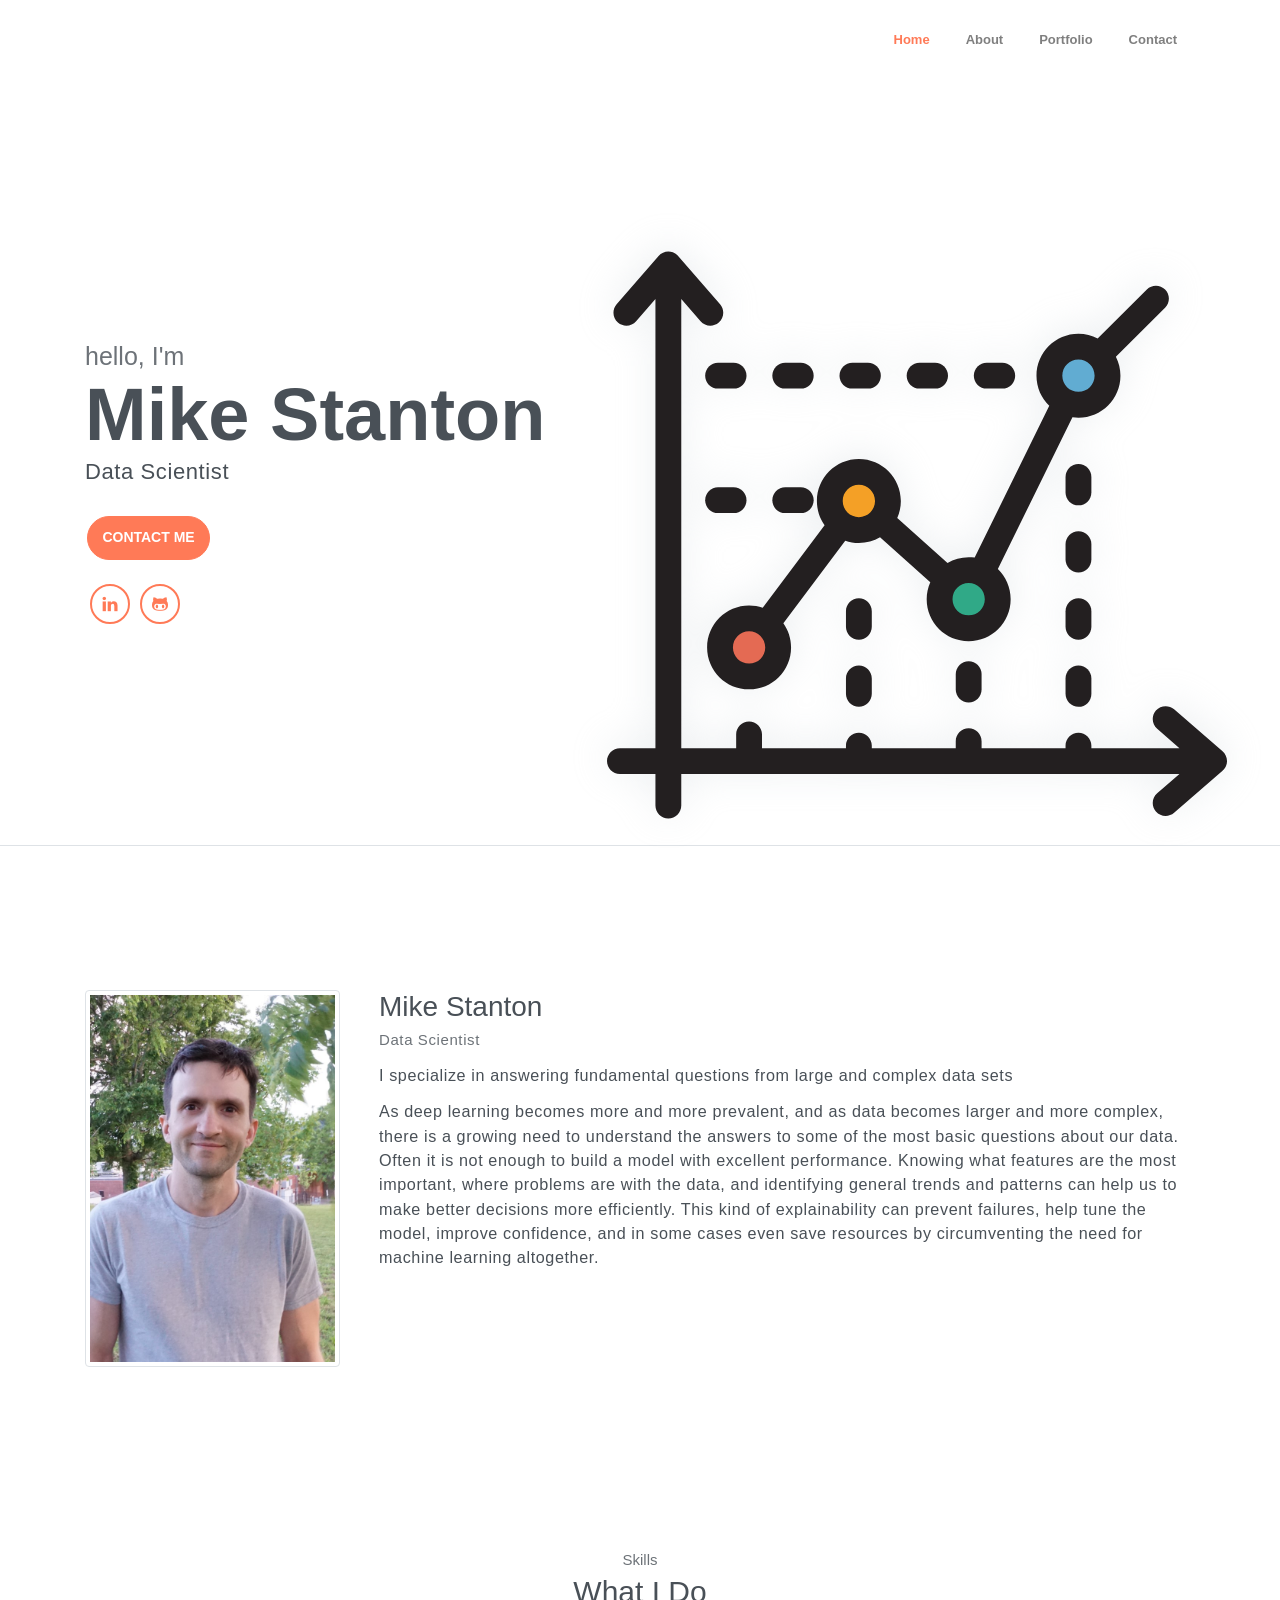
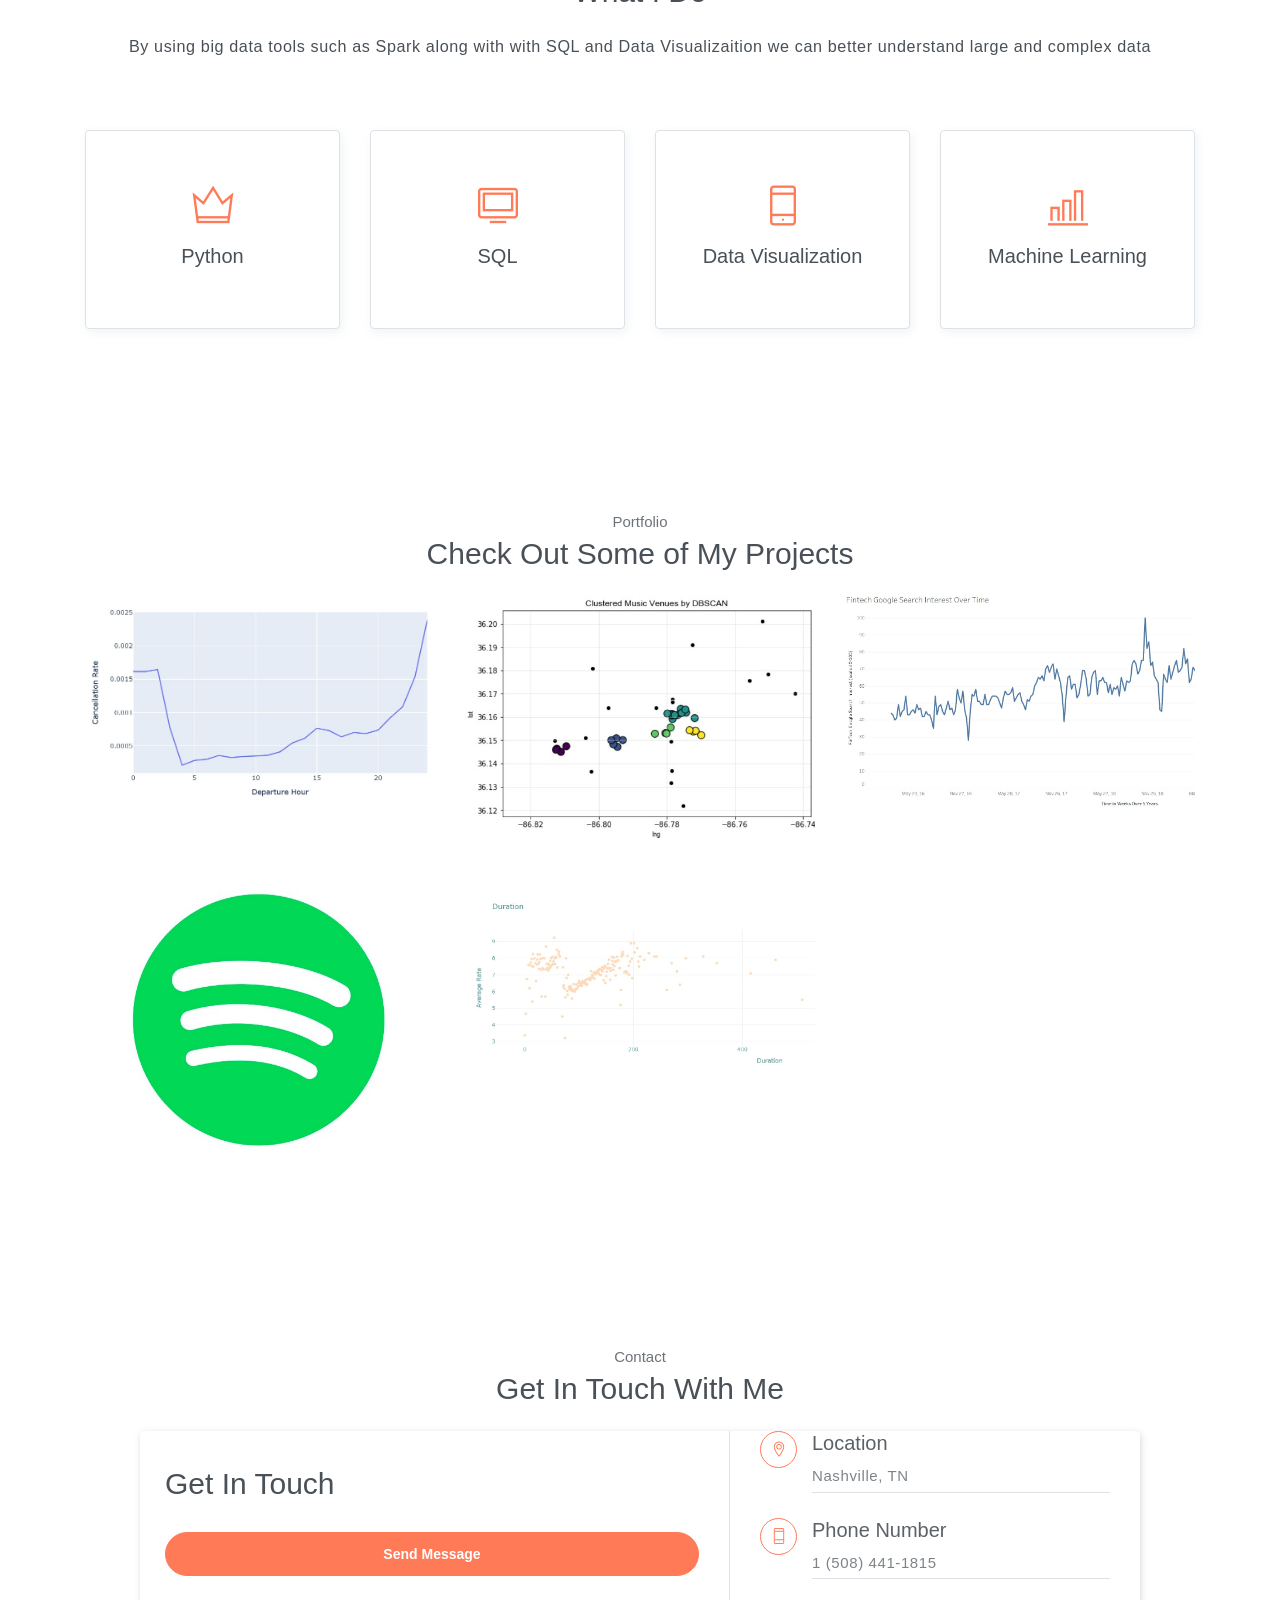
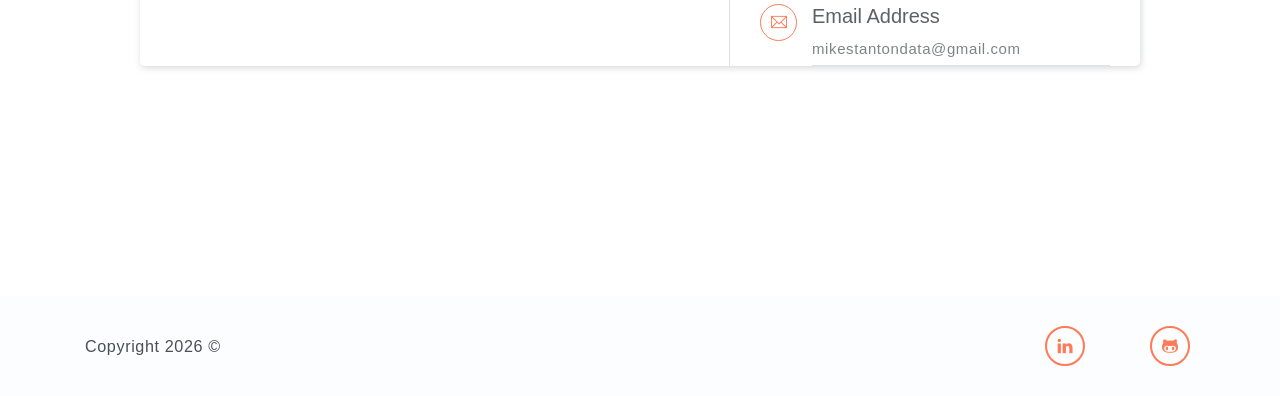
<file: public_html/index.html>
<!DOCTYPE html>
<html lang="en">
<head>
	<meta charset="utf-8">
    <meta name="viewport" content="width=device-width, initial-scale=1, shrink-to-fit=no">
    <meta name="description" content="Start your development with Steller landing page.">
    <meta name="author" content="Devcrud">
    <title>Steller Landing page | Free Bootstrap 4.1 landing page</title>
    <!-- font icons -->
    <link rel="stylesheet" href="assets/vendors/themify-icons/css/themify-icons.css">
    <!-- Bootstrap + Steller main styles -->
	<link rel="stylesheet" href="assets/css/steller.css">
</head>
<body data-spy="scroll" data-target=".navbar" data-offset="40" id="home">

    <!-- Page navigation -->
    <nav class="navbar navbar-expand-lg navbar-light fixed-top" data-spy="affix" data-offset-top="0">
        <div class="container">

            <button class="navbar-toggler" type="button" data-toggle="collapse" data-target="#navbarSupportedContent" aria-controls="navbarSupportedContent" aria-expanded="false" aria-label="Toggle navigation">
                <span class="navbar-toggler-icon"></span>
            </button>

            <div class="collapse navbar-collapse" id="navbarSupportedContent">
                <ul class="navbar-nav ml-auto align-items-center">
                    <li class="nav-item">
                        <a class="nav-link" href="#home">Home</a>
                    </li>
                    <li class="nav-item">
                        <a class="nav-link" href="#about">About</a>
                    </li>                
                    <li class="nav-item">
                        <a class="nav-link" href="#portfolio">Portfolio</a>
                    </li>

                    <li class="nav-item">
                        <a class="nav-link" href="#contact">Contact</a>
                    </li>
                </ul>
            </div>
        </div>          
    </nav>
    <!-- End of page navibation -->

    <!-- Page Header -->
    <header class="header" id="home">
        <div class="container">
            <div class="infos">
                <h6 class="subtitle">hello, I'm</h6>
                <h6 class="title">Mike Stanton</h6>
                <p>Data Scientist</p>

                <div class="buttons pt-3">
                    <button onclick="scrollToSection()" class="btn btn-primary rounded">CONTACT ME</button>



                </div>      

                <div class="socials mt-4">
                    <a class="social-item" href="https://www.linkedin.com/in/michael-stanton-7a1638a3/"><i class="ti-linkedin"></i></a>
                    <a class="social-item" href="https://github.com/mikestantonmusic"><i class="ti-github"></i></a>
                </div>
            </div>              
            <div class="img-holder">
                <img src="assets/imgs/line-chart.svg" alt="">
            </div>      
        </div>  

    </header>
    <!-- End of Page Header -->
    
    <!-- About section -->
    <section id="about" class="section mt-3">
        <div class="container mt-5">
            <div class="row text-center text-md-left">
                <div class="col-md-3">
                    <img src="assets/imgs/avatar.jpg" alt="" class="img-thumbnail mb-4">
                </div>
                <div class="pl-md-4 col-md-9">
                    <h6 class="title">Mike Stanton</h6>
                    <p class="subtitle">Data Scientist</p>
                    <p>I specialize in answering fundamental questions from large and complex data sets</p>
                    <p>As deep learning becomes more and more prevalent, and as data becomes larger and more complex, there is a growing need to understand the answers to some of the most basic questions about our data. Often it is not enough to build a model with excellent performance. Knowing what features are the most important, where problems are with the data, and identifying general trends and patterns can help us to make better decisions more efficiently. This kind of explainability can prevent failures, help tune the model, improve confidence, and in some cases even save resources by circumventing the need for machine learning altogether.</p>                  
                </div>
            </div>
        </div>
    </section>

    <!-- Skills section -->
    <section id="skills" class="section">
        <div class="container text-center">
            <h6 class="subtitle">Skills</h6>
            <h6 class="section-title mb-4">What I Do</h6>
            <p class="mb-5 pb-4">By using big data tools such as Spark along with with SQL and Data Visualizaition we can better understand large and complex data 

            <div class="row">
                <div class="col-sm-6 col-md-3 mb-4">
                    <div class="custom-card card border">
                        <div class="card-body">
                            <i class="icon ti-crown"></i>
                            <h5>Python</h5>
                        </div>
                    </div>
                </div>
                <div class="col-sm-6 col-md-3 mb-4">
                    <div class="custom-card card border">
                        <div class="card-body">
                            <i class="icon ti-desktop"></i>
                            <h5>SQL</h5>
                        </div>
                    </div>
                </div>
                <div class="col-sm-6 col-md-3 mb-4">
                    <div class="custom-card card border">
                        <div class="card-body">
                            <i class="icon ti-mobile"></i>
                            <h5>Data Visualization</h5>
                        </div>
                    </div>
                </div>
                <div class="col-sm-6 col-md-3 mb-4">
                    <div class="custom-card card border">
                        <div class="card-body">
                            <i class="icon ti-bar-chart"></i>
                            <h5>Machine Learning</h5>
                        </div>
                    </div>
                </div>
            </div>
        </div>
    </section>
    <!-- End of Sectoin -->

        <!-- Portfolio section -->
    <section id="portfolio" class="section">
        <div class="container text-center">
            <h6 class="subtitle">Portfolio</h6>
            <h6 class="section-title mb-4">Check Out Some of My Projects</h6>
            
            <div class="row">
                <div class="col-sm-4">
                    <div class="img-wrapper">
                        <img src="assets/imgs/folio-1.jpg" alt="">
                        <div class="overlay">
                            <div class="overlay-infos">
                                <h5>Big Data</h5>
                                <a href="http://mikestantonguitar.com/Airline_Data_Analysis/" target="_blank"><i class="ti-link"></i></a>
                            </div>  
                        </div>
                    </div>
                </div>

                <div class="col-sm-4">
                    <div class="img-wrapper">
                        <img src="assets/imgs/folio-2.jpg" alt="">
                        <div class="overlay">
                            <div class="overlay-infos">
                                <h5>Clustering</h5>
                                <a href="https://github.com/mikestantonmusic/Coursera_Capstone/blob/main/Final_Proj.ipynb"target="_blank"><i class="ti-link"></i></a>
                            </div>                              
                        </div>
                    </div>                  
                </div>

                <div class="col-sm-4">
                    <div class="img-wrapper">
                        <img src="assets/imgs/folio-3.jpg" alt="">
                        <div class="overlay">
                            <div class="overlay-infos">
                                <h5>Data Visualization</h5>
                                <a href="https://public.tableau.com/profile/michael.stanton#!/vizhome/Book5_16145835090160/Sheet4" target="_blank"><i class="ti-link"></i></a>
                            </div>  
                        </div>
                    </div>
                </div>

                <div class="col-sm-4">    
                    <div class="img-wrapper">
                        <img src="assets/imgs/folio-4.jpg" alt="">
                        <div class="overlay">
                            <div class="overlay-infos">
                                <h5>API</h5>
                                <a href="https://github.com/mikestantonmusic/Python-Code-Examples/blob/304376d8e504bf046e0594c7e90adb27a972096b/SpotifyAPI.ipynb" target="_blank"><i class="ti-link"></i></a>
                            </div>                              
                        </div>
                    </div>                  
                </div>

                <div class="col-sm-4">    
                    <div class="img-wrapper">
                        <img src="assets/imgs/folio-5.jpg" alt="">
                        <div class="overlay">
                            <div class="overlay-infos">
                                <h5>Dashboard</h5>
                                <a href="http://mikestantondata.pythonanywhere.com/" target="_blank"><i class="ti-link"></i></a>
                            </div>                              
                        </div>
                    </div>                  
                </div>


        </div>
    </section>
    <!-- End of portfolio section -->

    <!-- Contact Section -->
    <h2 id="contact"></h2>
    <script>
    function scrollToSection() {
    const sectionElement = document.getElementById('contact');
    sectionElement.scrollIntoView({ behavior: 'smooth' });
    }
    </script>
    <section id="contact" class="position-relative section">
        <div class="container text-center">
            <h6 class="subtitle">Contact</h6>
            <h6 class="section-title mb-4">Get In Touch With Me</h6>
            <div class="contact text-left">
                <div class="form">
                    <h6 class="section-title mb-4">Get In Touch</h6>
                    <form>
                        <button onclick="sendEmail()" class="btn btn-primary btn-block rounded w-lg">Send Message</button>
                        <script>
                            function sendEmail() {
                              const recipient = 'mikestantondata@gmail.com';
                              const subject = 'Hello';
                              const body = 'I would like to get in touch.';
                              
                              const mailtoLink = `mailto:${recipient}?subject=${encodeURIComponent(subject)}&body=${encodeURIComponent(body)}`;
                              
                              window.location.href = mailtoLink;
                            }
                        </script>
                    </form>
                </div>
                <div class="contact-infos">
                    <div class="item">
                        <i class="ti-location-pin"></i>
                        <div class="">
                            <h5>Location</h5>
                            <p> Nashville, TN </p>
                        </div>                          
                    </div>
                    <div class="item">
                        <i class="ti-mobile"></i>
                        <div>
                            <h5>Phone Number</h5>
                            <p>1 (508) 441-1815</p>
                        </div>                          
                    </div>
                    <div class="item">
                        <i class="ti-email"></i>
                        <div class="mb-0">
                            <h5>Email Address</h5>
                            <p>mikestantondata@gmail.com</p>
                        </div>
                    </div>
                </div>                  
            </div>
        </div>  
        <div id="map">
            <iframe src="https://www.google.com/maps/d/u/1/embed?mid=1La0zAwkQ9q5X8MT-_heuD_-BoLDKQDc&ehbc=2E312F" width="640" height="480"></iframe>
        </div>      
    </section>
    <!-- End of Contact Section -->

    <!-- Page Footer -->
    <footer class="page-footer">
        <div class="container">
            <div class="row align-items-center">
                <div class="col-sm-6">
                    <p>Copyright <script>document.write(new Date().getFullYear())</script> &copy; </p>
                </div>
                <div class="col-sm-6">
                    <div class="socials">
                        <a class="social-item" href="https://www.linkedin.com/in/michael-stanton-7a1638a3/"><i class="ti-linkedin"></i></a>
                        <a class="social-item" href="https://github.com/mikestantonmusic"><i class="ti-github"></i></a>
                    </div>
                </div>
            </div>
        </div>
    </footer> 
    <!-- End of page footer -->
	
	<!-- core  -->
    <script src="assets/vendors/jquery/jquery-3.4.1.js"></script>
    <script src="assets/vendors/bootstrap/bootstrap.bundle.js"></script>
    <!-- bootstrap 3 affix -->
	<script src="assets/vendors/bootstrap/bootstrap.affix.js"></script>

    <!-- steller js -->
    <script src="assets/js/steller.js"></script>

</body>
</html>
</file>
<file: public_html/assets/vendors/themify-icons/css/themify-icons.css>
@font-face {
	font-family: 'themify';
	src:url("../fonts/themify.eot?-fvbane");
	src:url("../fonts/themify.eot?#iefix-fvbane") format("embedded-opentype"),
		url("../fonts/themify.woff?-fvbane") format("woff"),
		url("../fonts/themify.ttf?-fvbane") format("truetype"),
		url("../fonts/themify.svg?-fvbane#themify") format("svg");
	font-weight: normal;
	font-style: normal;
}

[class^="ti-"], [class*=" ti-"] {
	font-family: 'themify';
	speak: none;
	font-style: normal;
	font-weight: normal;
	font-variant: normal;
	text-transform: none;
	line-height: 1;

	/* Better Font Rendering =========== */
	-webkit-font-smoothing: antialiased;
	-moz-osx-font-smoothing: grayscale;
}

.ti-wand:before {
	content: "\e600";
}
.ti-volume:before {
	content: "\e601";
}
.ti-user:before {
	content: "\e602";
}
.ti-unlock:before {
	content: "\e603";
}
.ti-unlink:before {
	content: "\e604";
}
.ti-trash:before {
	content: "\e605";
}
.ti-thought:before {
	content: "\e606";
}
.ti-target:before {
	content: "\e607";
}
.ti-tag:before {
	content: "\e608";
}
.ti-tablet:before {
	content: "\e609";
}
.ti-star:before {
	content: "\e60a";
}
.ti-spray:before {
	content: "\e60b";
}
.ti-signal:before {
	content: "\e60c";
}
.ti-shopping-cart:before {
	content: "\e60d";
}
.ti-shopping-cart-full:before {
	content: "\e60e";
}
.ti-settings:before {
	content: "\e60f";
}
.ti-search:before {
	content: "\e610";
}
.ti-zoom-in:before {
	content: "\e611";
}
.ti-zoom-out:before {
	content: "\e612";
}
.ti-cut:before {
	content: "\e613";
}
.ti-ruler:before {
	content: "\e614";
}
.ti-ruler-pencil:before {
	content: "\e615";
}
.ti-ruler-alt:before {
	content: "\e616";
}
.ti-bookmark:before {
	content: "\e617";
}
.ti-bookmark-alt:before {
	content: "\e618";
}
.ti-reload:before {
	content: "\e619";
}
.ti-plus:before {
	content: "\e61a";
}
.ti-pin:before {
	content: "\e61b";
}
.ti-pencil:before {
	content: "\e61c";
}
.ti-pencil-alt:before {
	content: "\e61d";
}
.ti-paint-roller:before {
	content: "\e61e";
}
.ti-paint-bucket:before {
	content: "\e61f";
}
.ti-na:before {
	content: "\e620";
}
.ti-mobile:before {
	content: "\e621";
}
.ti-minus:before {
	content: "\e622";
}
.ti-medall:before {
	content: "\e623";
}
.ti-medall-alt:before {
	content: "\e624";
}
.ti-marker:before {
	content: "\e625";
}
.ti-marker-alt:before {
	content: "\e626";
}
.ti-arrow-up:before {
	content: "\e627";
}
.ti-arrow-right:before {
	content: "\e628";
}
.ti-arrow-left:before {
	content: "\e629";
}
.ti-arrow-down:before {
	content: "\e62a";
}
.ti-lock:before {
	content: "\e62b";
}
.ti-location-arrow:before {
	content: "\e62c";
}
.ti-link:before {
	content: "\e62d";
}
.ti-layout:before {
	content: "\e62e";
}
.ti-layers:before {
	content: "\e62f";
}
.ti-layers-alt:before {
	content: "\e630";
}
.ti-key:before {
	content: "\e631";
}
.ti-import:before {
	content: "\e632";
}
.ti-image:before {
	content: "\e633";
}
.ti-heart:before {
	content: "\e634";
}
.ti-heart-broken:before {
	content: "\e635";
}
.ti-hand-stop:before {
	content: "\e636";
}
.ti-hand-open:before {
	content: "\e637";
}
.ti-hand-drag:before {
	content: "\e638";
}
.ti-folder:before {
	content: "\e639";
}
.ti-flag:before {
	content: "\e63a";
}
.ti-flag-alt:before {
	content: "\e63b";
}
.ti-flag-alt-2:before {
	content: "\e63c";
}
.ti-eye:before {
	content: "\e63d";
}
.ti-export:before {
	content: "\e63e";
}
.ti-exchange-vertical:before {
	content: "\e63f";
}
.ti-desktop:before {
	content: "\e640";
}
.ti-cup:before {
	content: "\e641";
}
.ti-crown:before {
	content: "\e642";
}
.ti-comments:before {
	content: "\e643";
}
.ti-comment:before {
	content: "\e644";
}
.ti-comment-alt:before {
	content: "\e645";
}
.ti-close:before {
	content: "\e646";
}
.ti-clip:before {
	content: "\e647";
}
.ti-angle-up:before {
	content: "\e648";
}
.ti-angle-right:before {
	content: "\e649";
}
.ti-angle-left:before {
	content: "\e64a";
}
.ti-angle-down:before {
	content: "\e64b";
}
.ti-check:before {
	content: "\e64c";
}
.ti-check-box:before {
	content: "\e64d";
}
.ti-camera:before {
	content: "\e64e";
}
.ti-announcement:before {
	content: "\e64f";
}
.ti-brush:before {
	content: "\e650";
}
.ti-briefcase:before {
	content: "\e651";
}
.ti-bolt:before {
	content: "\e652";
}
.ti-bolt-alt:before {
	content: "\e653";
}
.ti-blackboard:before {
	content: "\e654";
}
.ti-bag:before {
	content: "\e655";
}
.ti-move:before {
	content: "\e656";
}
.ti-arrows-vertical:before {
	content: "\e657";
}
.ti-arrows-horizontal:before {
	content: "\e658";
}
.ti-fullscreen:before {
	content: "\e659";
}
.ti-arrow-top-right:before {
	content: "\e65a";
}
.ti-arrow-top-left:before {
	content: "\e65b";
}
.ti-arrow-circle-up:before {
	content: "\e65c";
}
.ti-arrow-circle-right:before {
	content: "\e65d";
}
.ti-arrow-circle-left:before {
	content: "\e65e";
}
.ti-arrow-circle-down:before {
	content: "\e65f";
}
.ti-angle-double-up:before {
	content: "\e660";
}
.ti-angle-double-right:before {
	content: "\e661";
}
.ti-angle-double-left:before {
	content: "\e662";
}
.ti-angle-double-down:before {
	content: "\e663";
}
.ti-zip:before {
	content: "\e664";
}
.ti-world:before {
	content: "\e665";
}
.ti-wheelchair:before {
	content: "\e666";
}
.ti-view-list:before {
	content: "\e667";
}
.ti-view-list-alt:before {
	content: "\e668";
}
.ti-view-grid:before {
	content: "\e669";
}
.ti-uppercase:before {
	content: "\e66a";
}
.ti-upload:before {
	content: "\e66b";
}
.ti-underline:before {
	content: "\e66c";
}
.ti-truck:before {
	content: "\e66d";
}
.ti-timer:before {
	content: "\e66e";
}
.ti-ticket:before {
	content: "\e66f";
}
.ti-thumb-up:before {
	content: "\e670";
}
.ti-thumb-down:before {
	content: "\e671";
}
.ti-text:before {
	content: "\e672";
}
.ti-stats-up:before {
	content: "\e673";
}
.ti-stats-down:before {
	content: "\e674";
}
.ti-split-v:before {
	content: "\e675";
}
.ti-split-h:before {
	content: "\e676";
}
.ti-smallcap:before {
	content: "\e677";
}
.ti-shine:before {
	content: "\e678";
}
.ti-shift-right:before {
	content: "\e679";
}
.ti-shift-left:before {
	content: "\e67a";
}
.ti-shield:before {
	content: "\e67b";
}
.ti-notepad:before {
	content: "\e67c";
}
.ti-server:before {
	content: "\e67d";
}
.ti-quote-right:before {
	content: "\e67e";
}
.ti-quote-left:before {
	content: "\e67f";
}
.ti-pulse:before {
	content: "\e680";
}
.ti-printer:before {
	content: "\e681";
}
.ti-power-off:before {
	content: "\e682";
}
.ti-plug:before {
	content: "\e683";
}
.ti-pie-chart:before {
	content: "\e684";
}
.ti-paragraph:before {
	content: "\e685";
}
.ti-panel:before {
	content: "\e686";
}
.ti-package:before {
	content: "\e687";
}
.ti-music:before {
	content: "\e688";
}
.ti-music-alt:before {
	content: "\e689";
}
.ti-mouse:before {
	content: "\e68a";
}
.ti-mouse-alt:before {
	content: "\e68b";
}
.ti-money:before {
	content: "\e68c";
}
.ti-microphone:before {
	content: "\e68d";
}
.ti-menu:before {
	content: "\e68e";
}
.ti-menu-alt:before {
	content: "\e68f";
}
.ti-map:before {
	content: "\e690";
}
.ti-map-alt:before {
	content: "\e691";
}
.ti-loop:before {
	content: "\e692";
}
.ti-location-pin:before {
	content: "\e693";
}
.ti-list:before {
	content: "\e694";
}
.ti-light-bulb:before {
	content: "\e695";
}
.ti-Italic:before {
	content: "\e696";
}
.ti-info:before {
	content: "\e697";
}
.ti-infinite:before {
	content: "\e698";
}
.ti-id-badge:before {
	content: "\e699";
}
.ti-hummer:before {
	content: "\e69a";
}
.ti-home:before {
	content: "\e69b";
}
.ti-help:before {
	content: "\e69c";
}
.ti-headphone:before {
	content: "\e69d";
}
.ti-harddrives:before {
	content: "\e69e";
}
.ti-harddrive:before {
	content: "\e69f";
}
.ti-gift:before {
	content: "\e6a0";
}
.ti-game:before {
	content: "\e6a1";
}
.ti-filter:before {
	content: "\e6a2";
}
.ti-files:before {
	content: "\e6a3";
}
.ti-file:before {
	content: "\e6a4";
}
.ti-eraser:before {
	content: "\e6a5";
}
.ti-envelope:before {
	content: "\e6a6";
}
.ti-download:before {
	content: "\e6a7";
}
.ti-direction:before {
	content: "\e6a8";
}
.ti-direction-alt:before {
	content: "\e6a9";
}
.ti-dashboard:before {
	content: "\e6aa";
}
.ti-control-stop:before {
	content: "\e6ab";
}
.ti-control-shuffle:before {
	content: "\e6ac";
}
.ti-control-play:before {
	content: "\e6ad";
}
.ti-control-pause:before {
	content: "\e6ae";
}
.ti-control-forward:before {
	content: "\e6af";
}
.ti-control-backward:before {
	content: "\e6b0";
}
.ti-cloud:before {
	content: "\e6b1";
}
.ti-cloud-up:before {
	content: "\e6b2";
}
.ti-cloud-down:before {
	content: "\e6b3";
}
.ti-clipboard:before {
	content: "\e6b4";
}
.ti-car:before {
	content: "\e6b5";
}
.ti-calendar:before {
	content: "\e6b6";
}
.ti-book:before {
	content: "\e6b7";
}
.ti-bell:before {
	content: "\e6b8";
}
.ti-basketball:before {
	content: "\e6b9";
}
.ti-bar-chart:before {
	content: "\e6ba";
}
.ti-bar-chart-alt:before {
	content: "\e6bb";
}
.ti-back-right:before {
	content: "\e6bc";
}
.ti-back-left:before {
	content: "\e6bd";
}
.ti-arrows-corner:before {
	content: "\e6be";
}
.ti-archive:before {
	content: "\e6bf";
}
.ti-anchor:before {
	content: "\e6c0";
}
.ti-align-right:before {
	content: "\e6c1";
}
.ti-align-left:before {
	content: "\e6c2";
}
.ti-align-justify:before {
	content: "\e6c3";
}
.ti-align-center:before {
	content: "\e6c4";
}
.ti-alert:before {
	content: "\e6c5";
}
.ti-alarm-clock:before {
	content: "\e6c6";
}
.ti-agenda:before {
	content: "\e6c7";
}
.ti-write:before {
	content: "\e6c8";
}
.ti-window:before {
	content: "\e6c9";
}
.ti-widgetized:before {
	content: "\e6ca";
}
.ti-widget:before {
	content: "\e6cb";
}
.ti-widget-alt:before {
	content: "\e6cc";
}
.ti-wallet:before {
	content: "\e6cd";
}
.ti-video-clapper:before {
	content: "\e6ce";
}
.ti-video-camera:before {
	content: "\e6cf";
}
.ti-vector:before {
	content: "\e6d0";
}
.ti-themify-logo:before {
	content: "\e6d1";
}
.ti-themify-favicon:before {
	content: "\e6d2";
}
.ti-themify-favicon-alt:before {
	content: "\e6d3";
}
.ti-support:before {
	content: "\e6d4";
}
.ti-stamp:before {
	content: "\e6d5";
}
.ti-split-v-alt:before {
	content: "\e6d6";
}
.ti-slice:before {
	content: "\e6d7";
}
.ti-shortcode:before {
	content: "\e6d8";
}
.ti-shift-right-alt:before {
	content: "\e6d9";
}
.ti-shift-left-alt:before {
	content: "\e6da";
}
.ti-ruler-alt-2:before {
	content: "\e6db";
}
.ti-receipt:before {
	content: "\e6dc";
}
.ti-pin2:before {
	content: "\e6dd";
}
.ti-pin-alt:before {
	content: "\e6de";
}
.ti-pencil-alt2:before {
	content: "\e6df";
}
.ti-palette:before {
	content: "\e6e0";
}
.ti-more:before {
	content: "\e6e1";
}
.ti-more-alt:before {
	content: "\e6e2";
}
.ti-microphone-alt:before {
	content: "\e6e3";
}
.ti-magnet:before {
	content: "\e6e4";
}
.ti-line-double:before {
	content: "\e6e5";
}
.ti-line-dotted:before {
	content: "\e6e6";
}
.ti-line-dashed:before {
	content: "\e6e7";
}
.ti-layout-width-full:before {
	content: "\e6e8";
}
.ti-layout-width-default:before {
	content: "\e6e9";
}
.ti-layout-width-default-alt:before {
	content: "\e6ea";
}
.ti-layout-tab:before {
	content: "\e6eb";
}
.ti-layout-tab-window:before {
	content: "\e6ec";
}
.ti-layout-tab-v:before {
	content: "\e6ed";
}
.ti-layout-tab-min:before {
	content: "\e6ee";
}
.ti-layout-slider:before {
	content: "\e6ef";
}
.ti-layout-slider-alt:before {
	content: "\e6f0";
}
.ti-layout-sidebar-right:before {
	content: "\e6f1";
}
.ti-layout-sidebar-none:before {
	content: "\e6f2";
}
.ti-layout-sidebar-left:before {
	content: "\e6f3";
}
.ti-layout-placeholder:before {
	content: "\e6f4";
}
.ti-layout-menu:before {
	content: "\e6f5";
}
.ti-layout-menu-v:before {
	content: "\e6f6";
}
.ti-layout-menu-separated:before {
	content: "\e6f7";
}
.ti-layout-menu-full:before {
	content: "\e6f8";
}
.ti-layout-media-right-alt:before {
	content: "\e6f9";
}
.ti-layout-media-right:before {
	content: "\e6fa";
}
.ti-layout-media-overlay:before {
	content: "\e6fb";
}
.ti-layout-media-overlay-alt:before {
	content: "\e6fc";
}
.ti-layout-media-overlay-alt-2:before {
	content: "\e6fd";
}
.ti-layout-media-left-alt:before {
	content: "\e6fe";
}
.ti-layout-media-left:before {
	content: "\e6ff";
}
.ti-layout-media-center-alt:before {
	content: "\e700";
}
.ti-layout-media-center:before {
	content: "\e701";
}
.ti-layout-list-thumb:before {
	content: "\e702";
}
.ti-layout-list-thumb-alt:before {
	content: "\e703";
}
.ti-layout-list-post:before {
	content: "\e704";
}
.ti-layout-list-large-image:before {
	content: "\e705";
}
.ti-layout-line-solid:before {
	content: "\e706";
}
.ti-layout-grid4:before {
	content: "\e707";
}
.ti-layout-grid3:before {
	content: "\e708";
}
.ti-layout-grid2:before {
	content: "\e709";
}
.ti-layout-grid2-thumb:before {
	content: "\e70a";
}
.ti-layout-cta-right:before {
	content: "\e70b";
}
.ti-layout-cta-left:before {
	content: "\e70c";
}
.ti-layout-cta-center:before {
	content: "\e70d";
}
.ti-layout-cta-btn-right:before {
	content: "\e70e";
}
.ti-layout-cta-btn-left:before {
	content: "\e70f";
}
.ti-layout-column4:before {
	content: "\e710";
}
.ti-layout-column3:before {
	content: "\e711";
}
.ti-layout-column2:before {
	content: "\e712";
}
.ti-layout-accordion-separated:before {
	content: "\e713";
}
.ti-layout-accordion-merged:before {
	content: "\e714";
}
.ti-layout-accordion-list:before {
	content: "\e715";
}
.ti-ink-pen:before {
	content: "\e716";
}
.ti-info-alt:before {
	content: "\e717";
}
.ti-help-alt:before {
	content: "\e718";
}
.ti-headphone-alt:before {
	content: "\e719";
}
.ti-hand-point-up:before {
	content: "\e71a";
}
.ti-hand-point-right:before {
	content: "\e71b";
}
.ti-hand-point-left:before {
	content: "\e71c";
}
.ti-hand-point-down:before {
	content: "\e71d";
}
.ti-gallery:before {
	content: "\e71e";
}
.ti-face-smile:before {
	content: "\e71f";
}
.ti-face-sad:before {
	content: "\e720";
}
.ti-credit-card:before {
	content: "\e721";
}
.ti-control-skip-forward:before {
	content: "\e722";
}
.ti-control-skip-backward:before {
	content: "\e723";
}
.ti-control-record:before {
	content: "\e724";
}
.ti-control-eject:before {
	content: "\e725";
}
.ti-comments-smiley:before {
	content: "\e726";
}
.ti-brush-alt:before {
	content: "\e727";
}
.ti-youtube:before {
	content: "\e728";
}
.ti-vimeo:before {
	content: "\e729";
}
.ti-twitter:before {
	content: "\e72a";
}
.ti-time:before {
	content: "\e72b";
}
.ti-tumblr:before {
	content: "\e72c";
}
.ti-skype:before {
	content: "\e72d";
}
.ti-share:before {
	content: "\e72e";
}
.ti-share-alt:before {
	content: "\e72f";
}
.ti-rocket:before {
	content: "\e730";
}
.ti-pinterest:before {
	content: "\e731";
}
.ti-new-window:before {
	content: "\e732";
}
.ti-microsoft:before {
	content: "\e733";
}
.ti-list-ol:before {
	content: "\e734";
}
.ti-linkedin:before {
	content: "\e735";
}
.ti-layout-sidebar-2:before {
	content: "\e736";
}
.ti-layout-grid4-alt:before {
	content: "\e737";
}
.ti-layout-grid3-alt:before {
	content: "\e738";
}
.ti-layout-grid2-alt:before {
	content: "\e739";
}
.ti-layout-column4-alt:before {
	content: "\e73a";
}
.ti-layout-column3-alt:before {
	content: "\e73b";
}
.ti-layout-column2-alt:before {
	content: "\e73c";
}
.ti-instagram:before {
	content: "\e73d";
}
.ti-google:before {
	content: "\e73e";
}
.ti-github:before {
	content: "\e73f";
}
.ti-flickr:before {
	content: "\e740";
}
.ti-facebook:before {
	content: "\e741";
}
.ti-dropbox:before {
	content: "\e742";
}
.ti-dribbble:before {
	content: "\e743";
}
.ti-apple:before {
	content: "\e744";
}
.ti-android:before {
	content: "\e745";
}
.ti-save:before {
	content: "\e746";
}
.ti-save-alt:before {
	content: "\e747";
}
.ti-yahoo:before {
	content: "\e748";
}
.ti-wordpress:before {
	content: "\e749";
}
.ti-vimeo-alt:before {
	content: "\e74a";
}
.ti-twitter-alt:before {
	content: "\e74b";
}
.ti-tumblr-alt:before {
	content: "\e74c";
}
.ti-trello:before {
	content: "\e74d";
}
.ti-stack-overflow:before {
	content: "\e74e";
}
.ti-soundcloud:before {
	content: "\e74f";
}
.ti-sharethis:before {
	content: "\e750";
}
.ti-sharethis-alt:before {
	content: "\e751";
}
.ti-reddit:before {
	content: "\e752";
}
.ti-pinterest-alt:before {
	content: "\e753";
}
.ti-microsoft-alt:before {
	content: "\e754";
}
.ti-linux:before {
	content: "\e755";
}
.ti-jsfiddle:before {
	content: "\e756";
}
.ti-joomla:before {
	content: "\e757";
}
.ti-html5:before {
	content: "\e758";
}
.ti-flickr-alt:before {
	content: "\e759";
}
.ti-email:before {
	content: "\e75a";
}
.ti-drupal:before {
	content: "\e75b";
}
.ti-dropbox-alt:before {
	content: "\e75c";
}
.ti-css3:before {
	content: "\e75d";
}
.ti-rss:before {
	content: "\e75e";
}
.ti-rss-alt:before {
	content: "\e75f";
}
</file>
